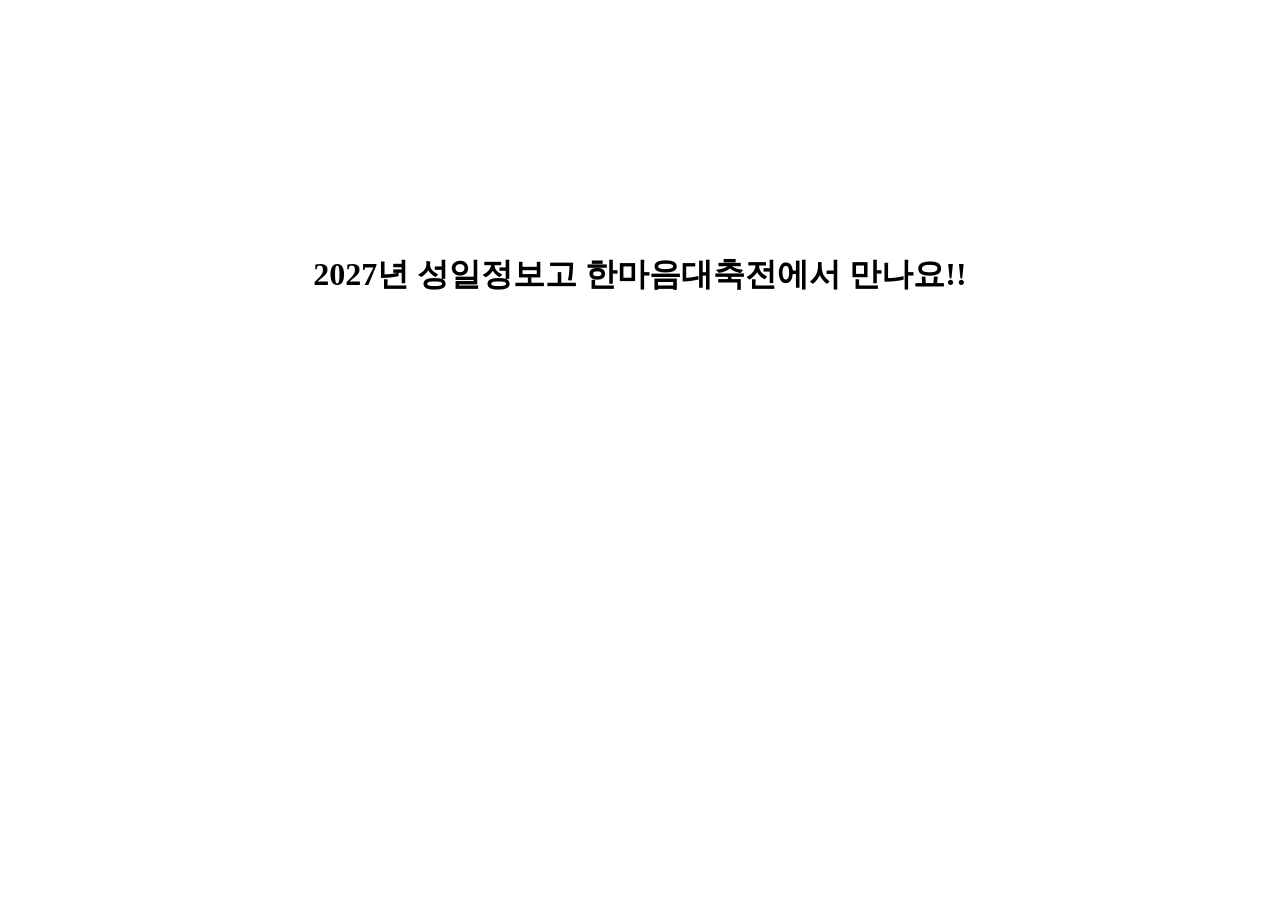
<file: festival/index.html>
<!DOCTYPE html>
<html lang="ko">
<head>
    <meta charset="UTF-8">
    <title>이벤트 종료 안내</title>
</head>
<body>
    <h1 style="text-align: center; margin-top: 20%;">2027년 성일정보고 한마음대축전에서 만나요!!</h1>
</body>
</html>
</file>
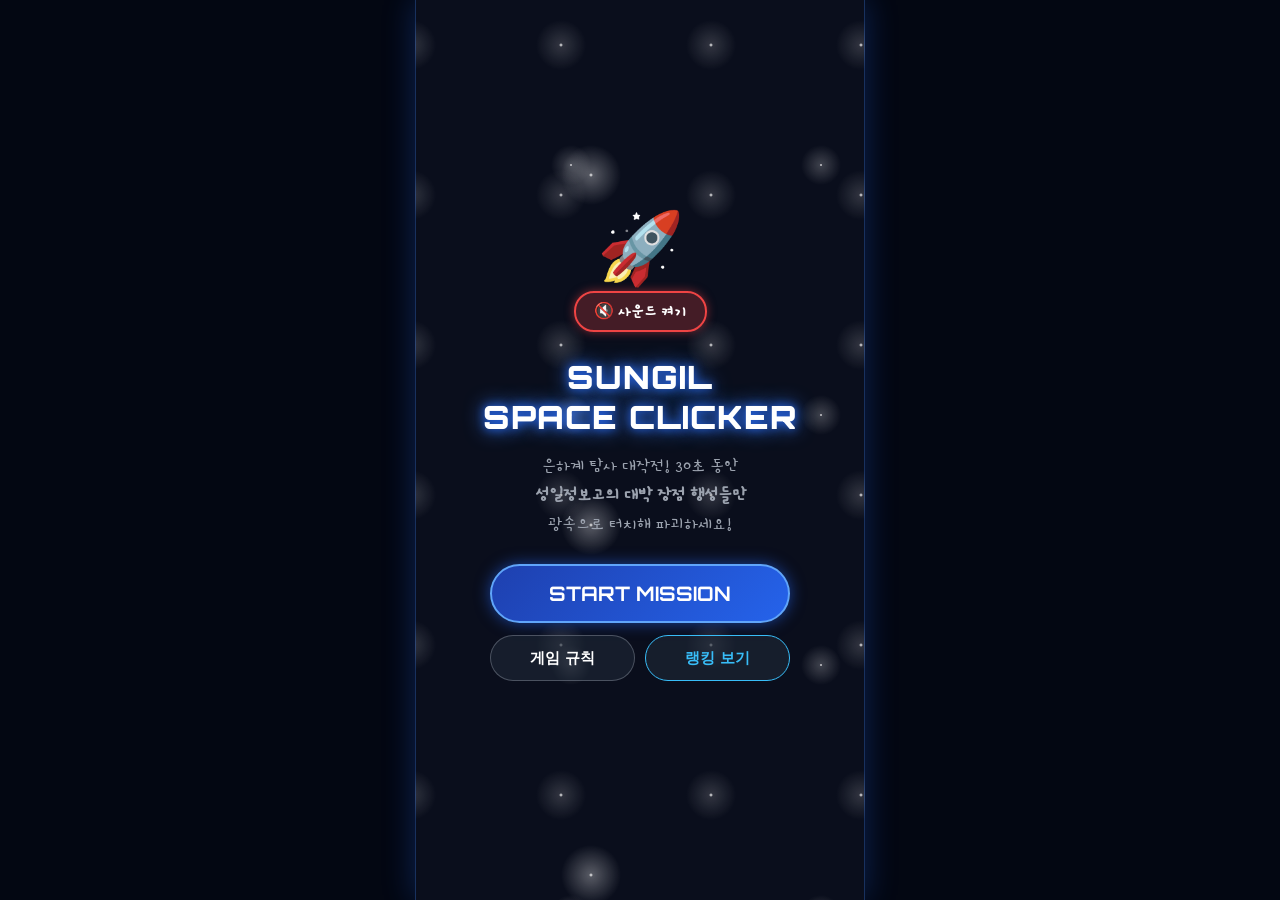
<file: games/speedClicker/index.html>
<!DOCTYPE html>
<html lang="ko">
<head>
    <meta charset="UTF-8">
    <meta name="viewport" content="width=device-width, initial-scale=1.0, maximum-scale=1.0, user-scalable=no">
    <title>Sungil Space Clicker</title>
    <link href="https://fonts.googleapis.com/css2?family=Gamja+Flower&family=Orbitron:wght@700;900&display=swap" rel="stylesheet">
    <style>
        /* 기본 네온 & 우주 스타일 리셋 */
        * { box-sizing: border-box; margin: 0; padding: 0; -webkit-user-select: none; user-select: none; }
        body { 
            font-family: 'Gamja Flower', 'Malgun Gothic', sans-serif; 
            background: #030712; 
            display: flex; justify-content: center; align-items: center; height: 100vh; overflow: hidden; 
        }
        
        #container { 
            width: 100%; max-width: 450px; height: 100%; 
            background: rgba(11, 15, 30, 0.95); 
            background-image: 
                radial-gradient(white, rgba(255,255,255,.3) 2px, transparent 30px),
                radial-gradient(white, rgba(255,255,255,.2) 1.5px, transparent 20px),
                radial-gradient(white, rgba(255,255,255,.15) 2px, transparent 25px);
            background-size: 350px 350px, 250px 250px, 150px 150px; 
            background-position: 0 0, 30px 40px, 70px 120px;
            animation: starMovement 60s linear infinite; 
            backdrop-filter: blur(10px);
            display: flex; flex-direction: column; position: relative; 
            border-left: 1px solid rgba(59, 130, 246, 0.3);
            border-right: 1px solid rgba(59, 130, 246, 0.3);
            box-shadow: 0 0 30px rgba(37, 99, 235, 0.3); 
        }

        @keyframes starMovement {
            from { background-position: 0 0, 30px 40px, 70px 120px; }
            to { background-position: 350px 350px, 280px 290px, 220px 420px; }
        }
        
        /* 화면 전환 애니메이션 */
        .screen { 
            display: none; width: 100%; height: 100%; 
            flex-direction: column; justify-content: center; align-items: center; 
            padding: 25px; text-align: center; 
            opacity: 0; transform: scale(0.96); transition: all 0.4s ease-out;
            -webkit-overflow-scrolling: touch; /* 모바일 터치 관성 스크롤 최적화 */
        }
        .screen.active { display: flex; opacity: 1; transform: scale(1); }

        h1 { 
            font-family: 'Orbitron', sans-serif; font-weight: 900;
            color: #fff; text-shadow: 0 0 10px #2563eb, 0 0 20px #3b82f6;
            margin-bottom: 15px; font-size: 32px; letter-spacing: 1px;
        }
        p { color: #9ca3af; margin-bottom: 25px; font-size: 18px; line-height: 1.6; }
        
        /* 사이버 펑크 네온 버튼 */
        .btn { 
            font-family: 'Orbitron', sans-serif;
            background: linear-gradient(135deg, #1e40af, #2563eb); 
            color: white; border: 2px solid #60a5fa; padding: 15px 30px; 
            font-size: 20px; font-weight: bold; border-radius: 30px; cursor: pointer; 
            width: 85%; max-width: 300px; box-shadow: 0 0 15px rgba(37, 99, 235, 0.6);
            transition: all 0.2s ease; animation: pulseGlow 2s infinite;
            margin-bottom: 12px;
        }
        .btn:active { transform: scale(0.95); box-shadow: 0 0 5px rgba(37, 99, 235, 0.9); }
        @keyframes pulseGlow {
            0% { box-shadow: 0 0 15px rgba(37, 99, 235, 0.5); }
            50% { box-shadow: 0 0 25px rgba(96, 165, 250, 0.8); border-color: #93c5fd; }
            100% { box-shadow: 0 0 15px rgba(37, 99, 235, 0.5); }
        }

        /* 규칙 버튼 보조 디자인 */
        .btn-secondary {
            background: rgba(31, 41, 55, 0.6) !important;
            border: 1px solid rgba(156, 163, 175, 0.4) !important;
            box-shadow: none !important;
            animation: none !important;
            font-size: 17px;
            padding: 12px 25px;
        }

        .intro-img { font-size: 70px; margin-bottom: 5px; animation: float 3s ease-in-out infinite; }
        @keyframes float {
            0% { transform: translateY(0px); }
            50% { transform: translateY(-12px); }
            100% { transform: translateY(0px); }
        }

        /* 사운드 토글 네온 뱃지 스타일 */
        .global-header { width: auto; display: flex; justify-content: center; align-items: center; z-index: 500; }
        .sound-toggle-btn { 
            font-family: 'Gamja Flower', sans-serif;
            background: rgba(239, 68, 68, 0.25); border: 2px solid #ef4444; 
            border-radius: 20px; padding: 8px 18px; font-size: 16px; font-weight: bold;
            cursor: pointer; color: white; display: flex; justify-content: center; align-items: center; gap: 5px;
            box-shadow: 0 0 10px rgba(239, 68, 68, 0.5); transition: all 0.2s;
        }
        .sound-toggle-btn.muted { background: rgba(239, 68, 68, 0.25); border-color: #ef4444; box-shadow: 0 0 10px rgba(239, 68, 68, 0.5); }
        .sound-toggle-btn:not(.muted) { background: rgba(16, 185, 129, 0.3); border-color: #10b981; box-shadow: 0 0 15px rgba(16, 185, 129, 0.6); }

        /* 규칙 모달 팝업 레이아웃 */
        .modal-overlay {
            display: none; position: absolute; top: 0; left: 0; width: 100%; height: 100%;
            background: rgba(3, 7, 18, 0.9); z-index: 1000; justify-content: center; align-items: center;
            opacity: 0; transition: opacity 0.3s ease; padding: 20px;
        }
        .modal-overlay.active { display: flex; opacity: 1; }
        .modal-content {
            background: #111827; border: 2px solid #3b82f6; border-radius: 20px;
            width: 100%; max-width: 380px; padding: 22px; color: #e5e7eb; text-align: left;
            box-shadow: 0 0 25px rgba(59, 130, 246, 0.4);
            transform: translateY(20px); transition: transform 0.3s ease;
        }
        .modal-overlay.active .modal-content { transform: translateY(0); }
        .modal-title { font-family: 'Orbitron', sans-serif; font-size: 22px; color: #60a5fa; margin-bottom: 15px; border-bottom: 1px solid #1f2937; padding-bottom: 8px; text-align: center; }
        .modal-scroll { max-height: 330px; overflow-y: auto; font-size: 15px; line-height: 1.7; padding-right: 4px; }
        .rule-sec { margin-bottom: 12px; }
        .rule-bold { color: #f59e0b; font-weight: bold; }
        .rule-green { color: #10b981; font-weight: bold; }
        .rule-red { color: #ef4444; font-weight: bold; }

        /* 카운트다운 오버레이 레이아웃 (몰입을 위해 암전도 상향) */
        #countdown-screen {
            display: none; position: absolute; top: 0; left: 0; width: 100%; height: 100%;
            background: rgba(3, 7, 18, 0.96); z-index: 900; justify-content: center; align-items: center;
        }
        #countdown-number {
            font-family: 'Orbitron', sans-serif; font-size: 90px; font-weight: 900;
            color: #ffffff; text-shadow: 0 0 20px #2563eb, 0 0 40px #3b82f6;
            animation: countZoom 1s ease-in-out infinite;
        }
        @keyframes countZoom {
            0% { transform: scale(0.4); opacity: 0; }
            50% { opacity: 1; }
            100% { transform: scale(1.3); opacity: 0; }
        }

        /* 게임화면 HUD 레이아웃 */
        #game-hud { width: 90vw; max-width: 380px; margin-bottom: 20px; text-align: left; margin-top: 40px; }
        .timer-container { width: 100%; height: 16px; background: rgba(31, 41, 55, 0.7); border-radius: 8px; overflow: hidden; position: relative; border: 1px solid rgba(156,163,175,0.3); }
        .timer-bar { width: 100%; height: 100%; background: linear-gradient(90deg, #06b6d4, #3b82f6); transition: width 0.1s linear; }
        .timer-urgent { animation: pulseUrgent 0.4s infinite alternate; background: linear-gradient(90deg, #ef4444, #f97316) !important; box-shadow: 0 0 15px #ef4444; }
        @keyframes pulseUrgent { 0% { opacity: 0.5; } 100% { opacity: 1; } }
        .timer-text { font-family: 'Orbitron', sans-serif; font-size: 14px; font-weight: bold; color: #9ca3af; text-align: right; margin-top: 5px; }

        .score-container { font-family: 'Orbitron', sans-serif; margin-top: 25px; font-size: 26px; font-weight: bold; color: #67e8f9; text-shadow: 0 0 10px rgba(6, 182, 212, 0.5); display: flex; align-items: center; justify-content: center; gap: 10px; }
        .score-num { font-size: 36px; color: #fff; text-shadow: 0 0 15px #06b6d4; display: inline-block; }
        .score-bounce { animation: bounce 0.2s ease-out; }
        @keyframes bounce { 0% { transform: scale(1); } 50% { transform: scale(1.3); color: #22c55e; } 100% { transform: scale(1); } }

        /* 3x3 격자 디자인 */
        .game-board-wrapper { position: relative; width: 90vw; height: 90vw; max-width: 380px; max-height: 380px; }
        .grid { display: grid; grid-template-columns: repeat(3, 1fr); grid-template-rows: repeat(3, 1fr); gap: 12px; width: 100%; height: 100%; }
        .hole { background: rgba(17, 24, 39, 0.8); border-radius: 18px; position: relative; overflow: hidden; border: 2px solid #1f2937; box-shadow: inset 0 0 15px rgba(0,0,0,0.6); display: flex; justify-content: center; align-items: center; }
        
        .mole { 
            position: absolute; width: 90%; height: 90%; 
            background: linear-gradient(135deg, #1f2937, #111827); 
            border-radius: 14px; display: flex; justify-content: center; align-items: center; 
            padding: 8px; font-size: 14px; font-weight: bold; color: #e5e7eb;
            border: 2px solid #4b5563; box-shadow: 0 4px 10px rgba(0,0,0,0.5); 
            transform: translateY(160%); transition: transform 0.12s cubic-bezier(0.175, 0.885, 0.32, 1.275); 
            cursor: pointer; text-align: center; word-break: keep-all; 
        }
        .hole.active .mole { transform: translateY(0); }
        .hole.active .mole.correct { border-color: #10b981; box-shadow: 0 0 15px rgba(16, 185, 129, 0.5); color: #a7f3d0; }
        .hole.active .mole.wrong { border-color: #f43f5e; box-shadow: 0 0 15px rgba(244, 63, 94, 0.5); color: #fecdd3; }

        .full-effect { position: absolute; top: 0; left: 0; width: 100%; height: 100%; display: flex; flex-direction: column; justify-content: center; align-items: center; pointer-events: none; z-index: 100; opacity: 0; }
        .full-effect .symbol { font-family: 'Orbitron', sans-serif; font-size: 180px; font-weight: 900; line-height: 1; }
        .full-effect .score-txt { font-family: 'Orbitron', sans-serif; font-size: 50px; font-weight: bold; margin-top: -15px; }

        .animate-correct { animation: popFadeOutCorrect 0.45s cubic-bezier(0.19, 1, 0.22, 1) forwards; }
        .animate-wrong { animation: popFadeOutWrong 0.45s cubic-bezier(0.19, 1, 0.22, 1) forwards; }

        @keyframes popFadeOutCorrect {
            0% { opacity: 0; transform: scale(0.5); color: rgba(16, 185, 129, 0.9); text-shadow: 0 0 20px #10b981; }
            25% { opacity: 1; transform: scale(1.05); color: rgba(255, 255, 255, 1); text-shadow: 0 0 30px #10b981; }
            100% { opacity: 0; transform: scale(1.35); color: rgba(16, 185, 129, 0); }
        }
        @keyframes popFadeOutWrong {
            0% { opacity: 0; transform: scale(0.5); color: rgba(244, 63, 94, 0.9); text-shadow: 0 0 20px #f43f5e; }
            25% { opacity: 1; transform: scale(1.05); color: rgba(255, 255, 255, 1); text-shadow: 0 0 30px #f43f5e; }
            100% { opacity: 0; transform: scale(1.35); color: rgba(244, 63, 94, 0); }
        }

        /* 결과창 통합 전역 스크롤 제어 */
        #screen-result {
            overflow-y: auto !important; 
            display: none; 
            height: 100%;
        }
        #screen-result.active { 
            display: flex; 
            flex-direction: column; 
            align-items: center;
        }
        .result-box { background: rgba(31, 41, 55, 0.5); border: 1px solid rgba(59, 130, 246, 0.2); padding: 18px; border-radius: 20px; width: 95%; margin-bottom: 15px; }
        .final-score { font-family: 'Orbitron', sans-serif; font-size: 40px; color: #38bdf8; text-shadow: 0 0 15px rgba(56, 189, 248, 0.6); font-weight: 900; margin-top: 5px; }
        
        .school-info-title { font-size: 15px; font-weight: bold; color: #34d399; margin: 15px 0 10px 0; text-align: left; padding-left: 5px; text-shadow: 0 0 8px rgba(52, 211, 153, 0.3); }
        
        /* 인프라 뱃지 모바일 스크롤 해제형 컨테이너 */
        .info-badge-container { 
            display: flex; 
            flex-wrap: wrap; 
            gap: 8px; 
            justify-content: center; 
            padding: 10px; 
            background: rgba(17, 24, 39, 0.6); 
            border-radius: 12px; 
            border: 1px solid rgba(156,163,175,0.2); 
            max-height: none !important; 
            overflow-y: visible !important; 
        }
        
        /* 💡 [누락 버그 수정] 뱃지가 화면에 정상 로출되도록 페이드인 키프레임 애니메이션 주입 */
        .info-badge { 
            background: rgba(16, 185, 129, 0.15); 
            color: #34d399; 
            border: 1px solid rgba(52, 211, 153, 0.4); 
            padding: 6px 12px; 
            font-size: 13px; 
            font-weight: bold; 
            border-radius: 20px; 
            box-shadow: 0 2px 8px rgba(0,0,0,0.2); 
            animation: fadeInUp 0.4s cubic-bezier(0.165, 0.84, 0.44, 1) forwards; 
            opacity: 0; 
        }
        
        @keyframes fadeInUp {
            0% { opacity: 0; transform: translateY(12px); }
            100% { opacity: 1; transform: translateY(0); }
        }
        
        /* 입력 폼 필드 스타일 */
        .form-group { width: 100%; text-align: left; margin-bottom: 10px; }
        .form-group label { display: block; font-size: 14px; font-weight: bold; margin-bottom: 5px; color: #9ca3af; }
        .form-group input { width: 100%; padding: 12px; background: rgba(17, 24, 39, 0.8); border: 1px solid #374151; color: white; border-radius: 10px; font-size: 15px; box-shadow: inset 0 2px 4px rgba(0,0,0,0.3); transition: all 0.2s; }
        .form-group input:focus { border-color: #3b82f6; box-shadow: 0 0 10px rgba(59, 130, 246, 0.5); outline: none; }
        
        .row-group { display: flex; gap: 10px; width: 100%; }
        .agree-box { display: flex; align-items: center; width: 95%; margin: 5px 0 15px 0; font-size: 13px; color: #9ca3af; text-align: left; }
        .agree-box input { margin-right: 8px; width: 18px; height: 18px; cursor: pointer; }

        .welcome-back-msg { background: rgba(37, 99, 235, 0.15); border: 1px dashed #3b82f6; color: #60a5fa; padding: 10px; border-radius: 10px; font-size: 13px; font-weight: bold; margin-bottom: 12px; width: 100%; text-align: center; display: none; }
        
        /* 🆕 랭킹 보드 전용 디자인 스타일 */
        #ranking-modal table th { font-weight: bold; letter-spacing: 0.5px; }
        .rank-tr { border-bottom: 1px solid rgba(55, 65, 81, 0.4); transition: background 0.2s; }
        .rank-tr:hover { background: rgba(56, 189, 248, 0.05); }
        .rank-td-num { font-family: 'Orbitron', sans-serif; font-weight: 900; font-size: 16px; text-align: center; padding: 12px 5px; }
        
        /* 1, 2, 3등 오락실 메달리스트 특별 네온 강조 컬러 */
        .rank-gold { color: #fbbf24; text-shadow: 0 0 10px rgba(251, 191, 36, 0.6); }
        .rank-silver { color: #e5e7eb; text-shadow: 0 0 10px rgba(229, 231, 235, 0.6); }
        .rank-bronze { color: #b45309; text-shadow: 0 0 10px rgba(180, 83, 9, 0.6); }
        
        .rank-td-school { max-width: 120px; overflow: hidden; text-overflow: ellipsis; white-space: nowrap; padding: 12px 5px; color: #9ca3af; }
        .rank-td-name { font-weight: bold; padding: 12px 5px; }
        .rank-td-score { font-family: 'Orbitron', sans-serif; font-weight: bold; color: #38bdf8; text-align: right; padding: 12px 5px; text-shadow: 0 0 8px rgba(56, 189, 248, 0.4); }

        ::-webkit-scrollbar { width: 6px; }
        ::-webkit-scrollbar-track { background: rgba(0,0,0,0.1); }
        ::-webkit-scrollbar-thumb { background: rgba(156, 163, 175, 0.3); border-radius: 3px; }
    </style>
</head>
<body>

<div id="container">

    <div id="countdown-screen">
        <div id="countdown-number">3</div>
    </div>

    <div id="rules-modal" class="modal-overlay" onclick="closeRules()">
        <div class="modal-content" onclick="event.stopPropagation()">
            <div class="modal-title">MISSION RULES</div>
            <div class="modal-scroll">
                <div class="rule-sec">🚀 <span class="rule-bold">탐사 목적:</span> 30초 동안 행성에 출현하는 장점 명대사들을 정밀 터치해 파괴하세요!</div>
                <div class="rule-sec">📈 <span class="rule-bold">실력 기반 레벨 시스템:</span></div>
                <div style="padding-left:10px; margin-bottom:8px; font-size: 14.5px;">
                    • <span class="rule-bold">LV.1 (0점~):</span> 성공 <span class="rule-green">+10</span> / 실패 <span class="rule-red">-5</span> (기본 속도)<br>
                    • <span class="rule-bold">LV.2 (100점~):</span> 성공 <span class="rule-green">+15</span> / 실패 <span class="rule-red">-10</span> (약간 가속)<br>
                    • <span class="rule-bold">LV.3 (200점~):</span> 성공 <span class="rule-green">+20</span> / 실패 <span class="rule-red">-20</span> (중속 질주)<br>
                    • <span class="rule-bold">LV.4 (300점~):</span> 성공 <span class="rule-green">+40</span> / 실패 <span class="rule-red">-25</span> (고속 탐사)<br>
                    • <span class="rule-bold">BONUS (400점~):</span> 성공 <span class="rule-green">+50</span> / 실패 <span class="rule-green">0</span> (감점 없는 폭주 모드)
                </div>
                <div class="rule-sec">⏱️ <span class="rule-green">타임 익스텐션 기믹:</span> 100점 단위 돌파 시마다 <span class="rule-bold">제한 시간이 5초씩 증가</span>합니다!</div>
                <div class="rule-sec">⚠️ <span class="rule-red">오클릭 패널티:</span> 빈 구멍 헛손질 타격 시 전 구간 <span class="rule-red">-1점</span> 감점 및 하위 레벨 복귀(Rollback)가 적용됩니다.</div>
            </div>
            <button class="btn btn-secondary" style="width:100%; margin-top:15px; margin-bottom:0;" onclick="closeRules()">확인 완료</button>
        </div>
    </div>

    <div id="ranking-modal" class="modal-overlay" onclick="closeRanking()">
        <div class="modal-content" onclick="event.stopPropagation()" style="border-color: #38bdf8; box-shadow: 0 0 25px rgba(56, 189, 248, 0.4); max-width: 400px;">
            <div class="modal-title" style="color: #38bdf8; text-shadow: 0 0 15px #38bdf8;">TOP 10 RANKERS</div>
            
            <div id="ranking-loading" style="text-align: center; color: #9ca3af; padding: 30px 0; font-size: 16px;">
                🛰️ 은하계 서버 연결 중...
            </div>
            
            <div id="ranking-list-wrapper" class="modal-scroll" style="max-height: 350px; display: none;">
                <table style="width: 100%; border-collapse: collapse; font-size: 15px; text-align: left; color: #e5e7eb;">
                    <thead>
                        <tr style="border-bottom: 2px solid #1f2937; color: #9ca3af; font-family: 'Orbitron', sans-serif; font-size: 13px;">
                            <th style="padding: 8px 5px;">RANK</th>
                            <th style="padding: 8px 5px;">MIDDLE SCHOOL</th>
                            <th style="padding: 8px 5px;">NAME</th>
                            <th style="padding: 8px 5px; text-align: right;">SCORE</th>
                        </tr>
                    </thead>
                    <tbody id="ranking-tbody">
                        </tbody>
                </table>
            </div>
            <button class="btn btn-secondary" style="width:100%; margin-top:20px; margin-bottom:0;" onclick="closeRanking()">복귀하기</button>
        </div>
    </div>

    <div id="screen-start" class="screen active">
        <div class="intro-img">🚀</div>
        
        <div class="global-header" id="global-header" style="position: relative; margin-top: -10px; margin-bottom: 25px; padding: 0;">
            <button id="sound-btn" class="sound-toggle-btn muted" onclick="toggleSound()">🔇 사운드 켜기</button>
        </div>

        <h1>SUNGIL<br>SPACE CLICKER</h1>
        <p>은하계 탐사 대작전! 30초 동안<br><strong>성일정보고의 대박 장점 행성들만</strong><br>광속으로 터치해 파괴하세요!</p>
        
        <button class="btn" onclick="startCountdown()">START MISSION</button>
        <div style="display: flex; gap: 10px; width: 85%; max-width: 300px; justify-content: center;">
            <button class="btn btn-secondary" onclick="openRules()" style="flex: 1; padding: 12px 10px; font-size: 15px;">게임 규칙</button>
            <button class="btn btn-secondary" onclick="openRanking()" style="flex: 1; padding: 12px 10px; font-size: 15px; border-color: #38bdf8 !important; color: #38bdf8;">랭킹 보기</button>
        </div>
    </div>

    <div id="screen-game" class="screen">
        <div id="game-hud">
            <div class="timer-container">
                <div id="timer-bar" class="timer-bar"></div>
            </div>
            <div id="timer-text" class="timer-text">TIME: 30.0s</div>
        </div>
        
        <div class="game-board-wrapper">
            <div class="grid" onclick="clickEmptyBoard()">
                <div class="hole" id="h0"><div class="mole" onclick="clickMole(0)"></div></div>
                <div class="hole" id="h1"><div class="mole" onclick="clickMole(1)"></div></div>
                <div class="hole" id="h2"><div class="mole" onclick="clickMole(2)"></div></div>
                <div class="hole" id="h3"><div class="mole" onclick="clickMole(3)"></div></div>
                <div class="hole" id="h4"><div class="mole" onclick="clickMole(4)"></div></div>
                <div class="hole" id="h5"><div class="mole" onclick="clickMole(5)"></div></div>
                <div class="hole" id="h6"><div class="mole" onclick="clickMole(6)"></div></div>
                <div class="hole" id="h7"><div class="mole" onclick="clickMole(7)"></div></div>
                <div class="hole" id="h8"><div class="mole" onclick="clickMole(8)"></div></div>
            </div>
            
            <div id="full-screen-effect" class="full-effect">
                <div id="effect-symbol" class="symbol">O</div>
                <div id="effect-score" class="score-txt">+10</div>
            </div>
        </div>

        <div class="score-container">
            <span>SCORE:</span>
            <span id="score-num" class="score-num">0</span>
        </div>
    </div>

    <div id="screen-result" class="screen" style="justify-content: flex-start; overflow-y: auto; padding-top: 40px; padding-bottom: 50px;">
        <h1>MISSION CLEAR</h1>
        
        <div class="result-box">
            <p style="margin-bottom: 5px;">최종 탐사 스코어</p>
            <div class="final-score" id="result-score">0점</div>
            <div class="school-info-title">🛸 데이터 전송 완료된 성일정보고 인프라 목록</div>
            <div id="school-info-list" class="info-badge-container"></div>
        </div>
        
        <div id="welcome-badge" class="welcome-back-msg">인프라 포트 재연결 완료! 자동 매칭되었습니다. 🔄</div>

        <div style="width: 95%; margin-bottom: 12px;">
            <div class="form-group">
                <label for="student-middle-school">출신 중학교명</label>
                <input type="text" id="student-middle-school" placeholder="예) 성일중학교">
            </div>

            <div class="row-group">
                <div class="form-group">
                    <label for="student-grade">학년</label>
                    <input type="number" id="student-grade" placeholder="3" pattern="[0-9]*" inputmode="numeric">
                </div>
                <div class="form-group">
                    <label for="student-class">반</label>
                    <input type="number" id="student-class" placeholder="5" pattern="[0-9]*" inputmode="numeric">
                </div>
            </div>

            <div class="form-group">
                <label for="student-name">대원 이름</label>
                <input type="text" id="student-name" placeholder="성명을 입력하세요">
            </div>

            <div class="form-group">
                <label for="student-phone">휴대폰 통신 번호</label>
                <input type="tel" id="student-phone" placeholder="하이픈 없이 입력 (01012345678)" inputmode="tel">
            </div>
        </div>
        
        <div class="agree-box">
            <input type="checkbox" id="privacy-agree">
            <label for="privacy-agree">우주 연전 데이터 전송 및 개인정보 수집에 동의합니다.</label>
        </div>

        <button class="btn" id="submit-btn" onclick="submitRanking()">RANKING REGISTRY</button>
        
        <a href="#" onclick="resetToMainMenu(); return false;" style="display: inline-block; margin-top: 15px; color: #9ca3af; font-size: 15px; text-decoration: underline; cursor: pointer; min-height: 30px;">등록 없이 처음 화면으로 돌아가기</a>
    </div>

</div>

<script>
    // 구글 스프레드시트 배포 주소 연동 완료
    const GAS_WEB_APP_URL = "https://script.google.com/macros/s/AKfycbxBL8__j1uSxT9wy1SISIrMUmhbjlFk1jr8F3iB8CkltvIBGmfJB9Z25U3o5FeLsJLOyw/exec";

    // 🎯 [학과 데이터 리뉴얼] 성일정보고 실제 학과(정답) vs 타교/더미 학과(오답)
    const moleData = {
        correct: [
            "성일정보고", "뷰티디자인과", "부사관과", "글로벌경영과", 
            "회계정보과", "창업마케팅과", "AI게임콘텐츠과", "소프트웨어개발과"
        ],
        wrong: [
            "노후화네트워크과", "우주항공학과", "기계자동차과", "호텔조리과", 
            "웹툰애니메이션과", "스마트팩토리과", "미디어콘텐츠과", "시각디자인과",
            "컴퓨터보안과", "패션디자인과", "항공서비스과", "실용음악과"
        ]
    };

    let score = 0;
    let timeLeft = 30.0;
    let gameInterval;
    let moleTimeout; 
    let activeMoleIndex = -1;
    let currentMoleType = null; 
    let isSubmitting = false;
    
    let currentLevel = 1; 
    let currentSpeed = 1000; 
    let isSoundEnabled = false;
    let lastTriggeredMilestone = 0; // 100점 마일스톤 무한 치트 방지용 변수

    // 로컬 커스텀 오디오 파일 로드 바인딩
    const audioBGM = new Audio('bgm.mp3');
    audioBGM.loop = true;
    audioBGM.volume = 0.5;
    audioBGM.preload = 'auto';

    const audioSuccess = new Audio('success.mp3'); 
    audioSuccess.volume = 0.1;
    audioSuccess.preload = 'auto';

    const audioFail = new Audio('fail.mp3');       
    audioFail.volume = 0.2;
    audioFail.preload = 'auto';

    [audioBGM, audioSuccess, audioFail].forEach(audio => { audio.load(); });

    function openRules() { document.getElementById('rules-modal').classList.add('active'); }
    function closeRules() { document.getElementById('rules-modal').classList.remove('active'); }

    // 🆕 [랭킹 시스템 추가] 모달 제어 함수
    function openRanking() { 
        document.getElementById('ranking-modal').classList.add('active');
        fetchLiveRanking(); // 팝업이 열릴 때 실시간으로 구글 서버 데이터 트래킹 시작
    }
    function closeRanking() { document.getElementById('ranking-modal').classList.remove('active'); }

    // 🆕 구글 웹 앱 서버로부터 전체 데이터를 받아와 상위 10명을 소팅하는 실시간 연동 펑션
    function fetchLiveRanking() {
        const loadingDiv = document.getElementById('ranking-loading');
        const wrapperDiv = document.getElementById('ranking-list-wrapper');
        const tbody = document.getElementById('ranking-tbody');
        
        loadingDiv.style.display = 'block';
        loadingDiv.innerText = "🛰️ 은하계 서버 연결 중...";
        wrapperDiv.style.display = 'none';
        tbody.innerHTML = "";

        // 본 시스템은 GAS의 doGet(e) 메소드를 통해 최신 DB를 JSON 포맷으로 리턴받습니다.
        fetch(GAS_WEB_APP_URL, { method: "GET" })
        .then(response => response.json())
        .then(data => {
            if (!data || data.length === 0) {
                loadingDiv.innerText = "☄️ 아직 등록된 탐사 대원이 없습니다!";
                return;
            }

            // 🎯 [오락실 동점자 처리 엔진 결합 소팅]
            // 1순위: 스코어 내림차순(점수 높은 순), 2순위: 등록시간 오름차순(동점일 땐 먼저 전송한 선착순)
            data.sort((a, b) => {
                if (Number(b.score) !== Number(a.score)) {
                    return Number(b.score) - Number(a.score);
                }
                return new Date(a.timestamp) - new Date(b.timestamp);
            });

            // 상위 딱 10명만 슬라이싱 커트라인 적용
            const top10 = data.slice(0, 10);

            // 받아온 로우 데이터를 테이블용 HTML 컴포넌트로 빌드
            top10.forEach((item, index) => {
                const rankNum = index + 1;
                let rankClass = "";
                
                // 1,2,3위 메달 전용 폰트 스타일 부여 스타일링
                if (rankNum === 1) rankClass = "rank-gold";
                else if (rankNum === 2) rankClass = "rank-silver";
                else if (rankNum === 3) rankClass = "rank-bronze";

                const tr = document.createElement('tr');
                tr.className = "rank-tr";
                tr.innerHTML = `
                    <td class="rank-td-num ${rankClass}">${rankNum}</td>
                    <td class="rank-td-school" title="${item.middleSchool}">${item.middleSchool}</td>
                    <td class="rank-td-name">${item.name}</td>
                    <td class="rank-td-score">${Number(item.score).toLocaleString()}점</td>
                `;
                tbody.appendChild(tr);
            });

            loadingDiv.style.display = 'none';
            wrapperDiv.style.display = 'block';
        })
        .catch(err => {
            console.error(err);
            loadingDiv.innerText = "💥 주파수 통신 에러! (구글 스크립트 doGet 함수 상태를 점검하세요)";
        });
    }

    // 3초 카운트다운 및 모바일 사운드 잠금장치 해제 트랙
    function startCountdown() {
        if (isSoundEnabled) {
            audioSuccess.play().then(() => { audioSuccess.pause(); audioSuccess.currentTime = 0; });
        }

        const countScreen = document.getElementById('countdown-screen');
        const countNumber = document.getElementById('countdown-number');
        countScreen.style.display = 'flex';
        
        let count = 3; // 3초로 컴팩트하게 변환 고정
        countNumber.innerText = count;

        let countdownInterval = setInterval(() => {
            count--;
            if (count > 0) {
                countNumber.innerText = count;
                if (isSoundEnabled) { audioFail.play().then(() => { audioFail.pause(); }); }
            } else if (count === 0) {
                countNumber.innerText = "START!";
                countNumber.style.color = "#10b981"; 
                countNumber.style.textShadow = "0 0 20px #10b981, 0 0 40px #059669";
                if (isSoundEnabled) { audioSuccess.play().catch(e=>{}); }
            } else {
                clearInterval(countdownInterval);
                countScreen.style.display = 'none';
                countNumber.style.color = ""; 
                countNumber.style.textShadow = "";
                startGame(); 
            }
        }, 1000);
    }

    function toggleSound() {
        const soundBtn = document.getElementById('sound-btn');
        isSoundEnabled = !isSoundEnabled;

        if (isSoundEnabled) {
            soundBtn.innerText = "🔊 사운드 끄기";
            soundBtn.classList.remove('muted');
            
            audioSuccess.play().then(() => { audioSuccess.pause(); audioSuccess.currentTime = 0; });
            audioFail.play().then(() => { audioFail.pause(); audioFail.currentTime = 0; });
            audioBGM.play().then(() => { audioBGM.pause(); audioBGM.currentTime = 0; });
        } else {
            soundBtn.innerText = "🔇 사운드 켜기";
            soundBtn.classList.add('muted');
            audioBGM.pause();
        }
    }

    function showScreen(screenId) {
        document.querySelectorAll('.screen').forEach(s => s.classList.remove('active'));
        document.getElementById(screenId).classList.add('active');
    }

    function startGame() {
        score = 0;
        timeLeft = 30.0;
        currentLevel = 1;   
        currentSpeed = 1000; 
        isSubmitting = false;
        lastTriggeredMilestone = 0; // 마일스톤 재설정 초기화
        
        document.getElementById('score-num').innerText = score;
        updateTimerUI();
        
        document.getElementById('global-header').style.display = 'none';

        if (isSoundEnabled) {
            audioBGM.currentTime = 0;
            audioBGM.play().catch(e => console.log(e));
        }

        showScreen('screen-game');

        gameInterval = setInterval(() => {
            timeLeft -= 0.1;
            if (timeLeft <= 0) {
                timeLeft = 0;
                updateTimerUI();
                endGame();
                return;
            }
            updateTimerUI();
        }, 100);

        popMoleLoop();
    }

    // 완화된 속도 기획 및 100점 마일스톤당 시간 연장 로직 수식 엔진
    function checkLevelSystem() {
        let currentMilestone = Math.floor(score / 100) * 100;
        if (currentMilestone > 0 && currentMilestone > lastTriggeredMilestone) {
            lastTriggeredMilestone = currentMilestone; 
            timeLeft += 5.0; 
            triggerSpeedUpEffect(`${currentMilestone} POINTS`, "TIME BONUS +5s!");
        }

        if (score < 100) {
            currentLevel = 1;
            currentSpeed = 1000;
        }
        else if (score >= 100 && score < 200) {
            if (currentLevel !== 2) {
                currentLevel = 2;
                currentSpeed = 750; 
                triggerSpeedUpEffect("LEVEL 2", "SPEED UP!");
            }
        } 
        else if (score >= 200 && score < 300) {
            if (currentLevel !== 3) {
                currentLevel = 3;
                currentSpeed = 620; 
                triggerSpeedUpEffect("LEVEL 3", "SPEED UP!");
            }
        }
        else if (score >= 300 && score < 400) {
            if (currentLevel !== 4) {
                currentLevel = 4;
                currentSpeed = 500; 
                triggerSpeedUpEffect("LEVEL 4", "SPEED UP!");
            }
        }
        else if (score >= 400) {
            if (currentLevel !== 5) {
                currentLevel = 5;
                currentSpeed = 380; 
                triggerSpeedUpEffect("BONUS MODE", "GOD SPEED!!!");
            }
        }
    }

    function triggerSpeedUpEffect(titleText, subText) {
        const effectLayer = document.getElementById('full-screen-effect');
        const effectSymbol = document.getElementById('effect-symbol');
        const effectScore = document.getElementById('effect-score');

        effectLayer.classList.remove('animate-correct', 'animate-wrong');
        void effectLayer.offsetWidth; 

        effectSymbol.innerText = titleText;
        effectSymbol.style.fontSize = "45px"; 
        effectSymbol.style.color = "#f59e0b"; 
        effectSymbol.style.textShadow = "0 0 20px #f59e0b, 0 0 40px #d97706";

        effectScore.innerText = subText;
        effectScore.style.color = "#fff";
        effectScore.style.fontSize = "32px";
        effectScore.style.textShadow = "0 0 15px #f43f5e"; 

        effectLayer.classList.add('animate-correct');

        setTimeout(() => {
            effectSymbol.style.fontSize = "";
            effectSymbol.style.color = "";
            effectSymbol.style.textShadow = "";
            effectScore.style.color = "";
            effectScore.style.fontSize = "";
            effectScore.style.textShadow = "";
        }, 500);
    }

    function updateTimerUI() {
        const percentage = (timeLeft / 35) * 100; 
        const barElement = document.getElementById('timer-bar');
        
        barElement.style.width = `${Math.min(100, percentage)}%`;
        
        let lvText = `LV.${currentLevel}`;
        if (currentLevel === 5) lvText = "BONUS";
        document.getElementById('timer-text').innerText = `${lvText} | TIME: ${timeLeft.toFixed(1)}s`;
        
        if (timeLeft <= 10.0) {
            barElement.classList.add('timer-urgent');
        } else {
            barElement.classList.remove('timer-urgent');
        }
    }

    function popMoleLoop() {
        if (timeLeft <= 0) return;

        if (activeMoleIndex !== -1) {
            document.getElementById(`h${activeMoleIndex}`).classList.remove('active');
        }

        activeMoleIndex = Math.floor(Math.random() * 9);
        currentMoleType = Math.random() > 0.2 ? 'correct' : 'wrong';
        
        const list = moleData[currentMoleType];
        const text = list[Math.floor(Math.random() * list.length)];

        const holeElement = document.getElementById(`h${activeMoleIndex}`);
        const moleElement = holeElement.querySelector('.mole');
        
        moleElement.innerText = text;
        moleElement.className = `mole ${currentMoleType}`;
        holeElement.classList.add('active');

        moleTimeout = setTimeout(popMoleLoop, currentSpeed);
    }

    function clickMole(index) {
        const event = window.event || arguments.callee.caller.arguments[0];
        if (event) event.stopPropagation(); 

        const holeElement = document.getElementById(`h${index}`);
        if (index !== activeMoleIndex || !holeElement.classList.contains('active')) return;

        holeElement.classList.remove('active');
        
        const effectLayer = document.getElementById('full-screen-effect');
        const effectSymbol = document.getElementById('effect-symbol');
        const effectScore = document.getElementById('effect-score');
        const scoreNumElement = document.getElementById('score-num');

        effectLayer.classList.remove('animate-correct', 'animate-wrong');
        void effectLayer.offsetWidth; 

        let calculatedPlus = 0;
        let calculatedMinus = 0;

        if (currentLevel === 1) {
            calculatedPlus = 10;
            calculatedMinus = 5;
        } else if (currentLevel === 2) {
            calculatedPlus = 15;
            calculatedMinus = 10;
        } else if (currentLevel === 3) {
            calculatedPlus = 20;
            calculatedMinus = 20; 
        } else if (currentLevel === 4) {
            calculatedPlus = 40;
            calculatedMinus = 25;
        } else if (currentLevel === 5) {
            calculatedPlus = 50;
            calculatedMinus = 0; 
        }

        if (currentMoleType === 'correct') {
            score += calculatedPlus;
            effectSymbol.innerText = "O";
            effectScore.innerText = `+${calculatedPlus}`;
            effectLayer.classList.add('animate-correct');
            
            if (isSoundEnabled) {
                audioSuccess.currentTime = 0;
                audioSuccess.play().catch(e => {});
            }
        } else {
            score = Math.max(0, score - calculatedMinus);
            effectSymbol.innerText = "X";
            effectScore.innerText = calculatedMinus === 0 ? "MISS" : `-${calculatedMinus}`;
            effectLayer.classList.add('animate-wrong');
            
            if (isSoundEnabled) {
                audioFail.currentTime = 0;
                audioFail.play().catch(e => {});
                setTimeout(() => { audioFail.pause(); audioFail.currentTime = 0; }, 250); 
            }
        }

        scoreNumElement.innerText = score;
        checkLevelSystem(); 

        scoreNumElement.classList.add('score-bounce');
        setTimeout(() => { scoreNumElement.classList.remove('score-bounce'); }, 200);
    }

    function clickEmptyBoard() {
        if (timeLeft <= 0 || document.getElementById('screen-game').classList.contains('active') === false) return;

        score = Math.max(0, score - 1); 
        const scoreNumElement = document.getElementById('score-num');
        scoreNumElement.innerText = score;

        scoreNumElement.style.color = "#ef4444";
        setTimeout(() => { scoreNumElement.style.color = ""; }, 150);

        checkLevelSystem();

        if (isSoundEnabled) {
            audioFail.currentTime = 0;
            audioFail.play().catch(e => {});
            setTimeout(() => { audioFail.pause(); audioFail.currentTime = 0; }, 120); 
        }
    }

    function endGame() {
        clearInterval(gameInterval);
        clearTimeout(moleTimeout);
        audioBGM.pause(); 

        if (activeMoleIndex !== -1) {
            document.getElementById(`h${activeMoleIndex}`).classList.remove('active');
        }

        document.getElementById('result-score').innerText = `${score}점`;
        
        const infoListContainer = document.getElementById('school-info-list');
        infoListContainer.innerHTML = ""; 
        moleData.correct.forEach((text, index) => {
            const badge = document.createElement('div');
            badge.className = 'info-badge';
            badge.innerText = text;
            badge.style.animationDelay = `${index * 0.05}s`; 
            infoListContainer.appendChild(badge);
        });

        const savedInfo = localStorage.getItem('sungil_student_info');
        const welcomeBadge = document.getElementById('welcome-badge');
        
        if (savedInfo) {
            const info = JSON.parse(savedInfo);
            document.getElementById('student-middle-school').value = info.middleSchool || "";
            document.getElementById('student-grade').value = info.grade || "";
            document.getElementById('student-class').value = info.classNum || "";
            document.getElementById('student-name').value = info.name || "";
            document.getElementById('student-phone').value = info.phone || "";
            document.getElementById('privacy-agree').checked = true; 
            welcomeBadge.style.display = "block"; 
        } else {
            welcomeBadge.style.display = "none";
        }

        showScreen('screen-result');
    }

    function submitRanking() {
        if (isSubmitting) return;

        const middleSchool = document.getElementById('student-middle-school').value.trim();
        const grade = document.getElementById('student-grade').value.trim();
        const classNum = document.getElementById('student-class').value.trim();
        const name = document.getElementById('student-name').value.trim();
        let phone = document.getElementById('student-phone').value.trim();
        const agree = document.getElementById('privacy-agree').checked;

        if (!middleSchool || !grade || !classNum || !name || !phone) {
            alert("모든 제어 시스템 항목을 빈칸 없이 입력 완료해 주세요.");
            return;
        }
        if (!agree) {
            alert("랭킹 등록 및 개인정보 전송 승인에 체크해 주세요.");
            return;
        }

        phone = phone.replace(/[^0-9]/g, '');
        if (phone.startsWith('10') && phone.length === 10) {
            phone = '0' + phone;
        }
        if (phone.length === 11) {
            phone = phone.replace(/(\d{3})(\d{4})(\d{4})/, '$1-$2-$3');
        } else if (phone.length === 10) {
            phone = phone.replace(/(\d{3})(\d{3})(\d{4})/, '$1-$2-$3');
        } else {
            alert("휴대폰 양식이 올바르지 않습니다. 다시 검토하세요.");
            return;
        }

        isSubmitting = true;
        const submitBtn = document.getElementById('submit-btn');
        submitBtn.innerText = "DATA TRANSMITTING...";
        submitBtn.style.background = "#4b5563";

        const payload = {
            middleSchool: middleSchool,
            grade: grade,
            classNum: classNum,
            name: name,
            phone: phone,
            score: score
        };

        fetch(GAS_WEB_APP_URL, {
            method: "POST",
            mode: "no-cors", 
            headers: { "Content-Type": "text/plain" }, 
            body: JSON.stringify(payload)
        })
        .then(() => {
            localStorage.setItem('sungil_student_info', JSON.stringify(payload));
            alert("성공적으로 서버 메인 데이터베이스에 기록되었습니다! 🛰️");
            location.reload(); 
        })
        .catch(err => {
            console.error(err);
            alert("데이터 전송 주파수 에러 발생. 담당 교사에게 보고하세요.");
            isSubmitting = false;
            submitBtn.innerText = "RANKING REGISTRY";
            submitBtn.style.background = "#2563eb";
        });
    }

    function resetToMainMenu() {
        clearInterval(gameInterval);
        clearTimeout(moleTimeout);
        audioBGM.pause();
        audioBGM.currentTime = 0;
        document.getElementById('global-header').style.display = 'flex';
        location.reload();
    }
</script>
</body>
</html>
</file>
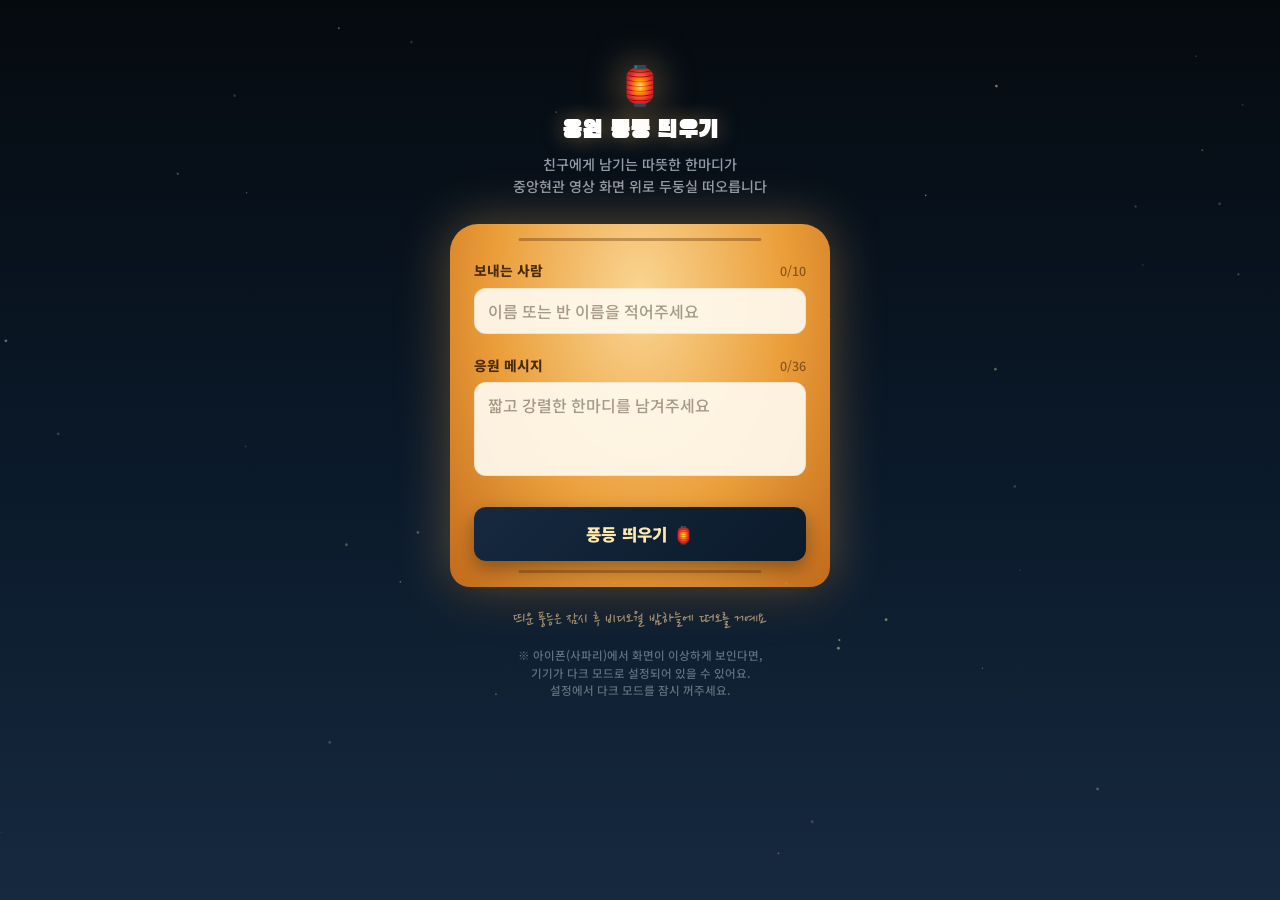
<file: board/message.html>
<!DOCTYPE html>
<html lang="ko">
<head>
<meta charset="UTF-8" />
<meta name="viewport" content="width=device-width, initial-scale=1.0, maximum-scale=1.0" />
<meta name="color-scheme" content="light only" />
<title>응원 풍등 띄우기</title>
<link rel="preconnect" href="https://fonts.googleapis.com" />
<link href="https://fonts.googleapis.com/css2?family=Black+Han+Sans&family=Nanum+Pen+Script&family=Noto+Sans+KR:wght@400;500;700;900&display=swap" rel="stylesheet">
<style>
  * { margin:0; padding:0; box-sizing:border-box; }
  /* 아이폰 사파리 등에서 기기가 다크 모드일 때 입력창/버튼 색이 멋대로
     바뀌지 않도록, 이 페이지는 항상 라이트 모드로 그려지게 고정합니다. */
  :root { color-scheme: light only; }
  html, body {
    width:100%; min-height:100%;
    background:#050a0f;
    color:#fff;
    font-family:'Noto Sans KR', sans-serif;
  }

  body {
    position:relative;
    display:flex; flex-direction:column; align-items:center;
    min-height:100vh;
    padding: 6vh 20px 4vh;
    background: linear-gradient(to bottom, #050a0f 0%, #0b1a2b 55%, #16293f 100%);
    overflow-x:hidden;
  }

  canvas#stars { position:fixed; inset:0; width:100%; height:100%; pointer-events:none; z-index:0; }

  .page-title {
    position:relative; z-index:1;
    text-align:center;
    margin-bottom: 3vh;
  }
  .page-title .emoji { font-size:2.4rem; filter: drop-shadow(0 0 1.2rem rgba(255,190,110,0.55)); }
  .page-title h1 {
    margin-top:0.4rem;
    font-family:'Black Han Sans', sans-serif;
    font-size:1.5rem;
    color:#fff;
    text-shadow: 0 0 1.4rem rgba(255,200,120,0.4);
    letter-spacing:0.01em;
  }
  .page-title p {
    margin-top:0.5rem;
    font-family:'Noto Sans KR', sans-serif;
    font-weight:500;
    font-size:0.88rem;
    color: rgba(220,230,245,0.65);
    line-height:1.5;
  }

  /* ---------------- 풍등 모양 카드 ---------------- */
  .lantern-card {
    position:relative; z-index:1;
    width:100%; max-width:380px;
    background: radial-gradient(ellipse at 50% 20%, rgba(255,218,150,0.98), rgba(255,170,60,0.92) 55%, rgba(214,116,26,0.9) 100%);
    border-radius: 28px 28px 20px 20px;
    box-shadow: 0 0 3.2rem rgba(255,190,110,0.35), 0 1rem 2.4rem rgba(0,0,0,0.35);
    padding: 1.9rem 1.5rem 1.6rem;
  }
  .lantern-card::before, .lantern-card::after {
    content:"";
    position:absolute; left:50%; transform:translateX(-50%);
    width:64%; height:3px;
    background: rgba(90,40,10,0.35);
    border-radius:999px;
  }
  .lantern-card::before { top: 14px; }
  .lantern-card::after  { bottom: 14px; }

  .field { margin-top:1.3rem; }
  .field:first-of-type { margin-top: 0.4rem; }

  .field label {
    display:flex; align-items:baseline; justify-content:space-between;
    font-family:'Noto Sans KR', sans-serif;
    font-weight:800;
    font-size:0.86rem;
    color:#4a2a08;
    margin-bottom:0.45rem;
  }
  .field label .counter {
    font-weight:500;
    font-size:0.78rem;
    color: rgba(74,42,8,0.6);
  }
  .field label .counter span.over {
    color:#c62828;
    font-weight:800;
  }

  .field input,
  .field textarea {
    width:100%;
    border:none;
    border-radius:12px;
    background: rgba(255,250,238,0.92);
    font-family:'Noto Sans KR', sans-serif;
    font-weight:500;
    font-size:1rem;
    line-height:1.5;
    color:#2c2008;
    padding: 0.7rem 0.85rem;
    outline:none;
    box-shadow: inset 0 0 0 1px rgba(90,40,10,0.08);
  }
  .field input::placeholder,
  .field textarea::placeholder {
    color: rgba(60,45,20,0.45);
  }
  .field input:focus,
  .field textarea:focus {
    box-shadow: inset 0 0 0 2px rgba(90,40,10,0.35);
  }
  .field textarea {
    resize:none;
    min-height:5.2rem;
  }

  .send-btn {
    margin-top:1.6rem;
    width:100%;
    padding: 0.95rem;
    border:none;
    border-radius:12px;
    background: linear-gradient(135deg, #16293f, #0b1a2b);
    color:#ffe9ac;
    font-family:'Noto Sans KR', sans-serif;
    font-weight:900;
    font-size:1.05rem;
    letter-spacing:0.02em;
    box-shadow: 0 0.5rem 1.2rem rgba(0,0,0,0.35);
    cursor:pointer;
    transition: transform 0.15s ease, opacity 0.2s ease;
  }
  .send-btn:active { transform: scale(0.98); }
  .send-btn:disabled { opacity:0.6; cursor:default; }

  .hint {
    position:relative; z-index:1;
    margin-top:1.4rem;
    text-align:center;
    font-family:'Nanum Pen Script', cursive;
    font-size:1.1rem;
    color: rgba(255,214,150,0.6);
    max-width:320px;
  }

  .notice {
    position:relative; z-index:1;
    margin-top:1rem;
    text-align:center;
    font-family:'Noto Sans KR', sans-serif;
    font-weight:500;
    font-size:0.72rem;
    line-height:1.5;
    color: rgba(220,230,245,0.4);
    max-width:300px;
  }

  /* ---------------- 알림 토스트 ---------------- */
  .toast-wrap {
    position:fixed; left:0; right:0; top:0; bottom:0;
    display:flex; align-items:center; justify-content:center;
    background: rgba(5,10,15,0.55);
    opacity:0; pointer-events:none;
    transition: opacity 0.3s ease;
    z-index:10;
  }
  .toast-wrap.show { opacity:1; pointer-events:auto; }
  .toast-card {
    background: radial-gradient(ellipse at 50% 20%, #fff6d8, #ffd84d 55%, #e6a300 100%);
    border-radius: 24px;
    padding: 2rem 1.8rem;
    text-align:center;
    max-width:280px;
    box-shadow: 0 0 4rem rgba(255,215,0,0.5), 0 1rem 2.4rem rgba(0,0,0,0.4);
    transform: scale(0.85);
    transition: transform 0.35s cubic-bezier(.34,1.56,.64,1);
  }
  .toast-wrap.show .toast-card { transform: scale(1); }
  .toast-card .icon { font-size:2.4rem; }
  .toast-card .msg {
    margin-top:0.6rem;
    font-family:'Noto Sans KR', sans-serif;
    font-weight:800;
    font-size:1.05rem;
    color:#3a2208;
    line-height:1.4;
  }
  .toast-card.error {
    background: linear-gradient(135deg, #3a1420, #260a12);
    box-shadow: 0 0 3rem rgba(255,80,80,0.35), 0 1rem 2.4rem rgba(0,0,0,0.4);
  }
  .toast-card.error .msg { color:#ffd6d6; }
</style>
</head>
<body>
  <canvas id="stars"></canvas>

  <div class="page-title">
    <div class="emoji">🏮</div>
    <h1>응원 풍등 띄우기</h1>
    <p>친구에게 남기는 따뜻한 한마디가<br>중앙현관 영상 화면 위로 두둥실 떠오릅니다</p>
  </div>

  <div class="lantern-card">
    <div class="field">
      <label for="name">보내는 사람 <span class="counter"><span id="nameCount">0</span>/10</span></label>
      <input type="text" id="name" placeholder="이름 또는 반 이름을 적어주세요" autocomplete="off">
    </div>
    <div class="field">
      <label for="content">응원 메시지 <span class="counter"><span id="contentCount">0</span>/36</span></label>
      <textarea id="content" placeholder="짧고 강렬한 한마디를 남겨주세요" rows="3"></textarea>
    </div>
    <button class="send-btn" id="sendBtn" onclick="send()">풍등 띄우기 🏮</button>
  </div>

  <p class="hint">띄운 풍등은 잠시 후 비디오월 밤하늘에 떠오를 거예요</p>

  <p class="notice">※ 아이폰(사파리)에서 화면이 이상하게 보인다면,<br>기기가 다크 모드로 설정되어 있을 수 있어요.<br>설정에서 다크 모드를 잠시 꺼주세요.</p>

  <div class="toast-wrap" id="toastWrap">
    <div class="toast-card" id="toastCard">
      <div class="icon" id="toastIcon">🏮</div>
      <div class="msg" id="toastMsg">풍등을 띄웠어요!</div>
    </div>
  </div>

<script>
  const API_URL = "https://script.google.com/macros/s/AKfycbz7XXajn2CGbUjlrcNbdiUuD2oop8v0lIr4HxHfPeqaf7Fvtu_hE2TOisD5JvSWFOVFLw/exec";

  const nameEl = document.getElementById('name');
  const contentEl = document.getElementById('content');
  const nameCountEl = document.getElementById('nameCount');
  const contentCountEl = document.getElementById('contentCount');
  const NAME_MAX = 10;
  const CONTENT_MAX = 36;

  // 글자수 제한을 HTML의 maxlength 속성으로 걸거나, 입력하는 도중에
  // el.value를 바꾸면 한글 조합 중에 글자가 잘리거나 이상하게 써지는 문제가
  // 생길 수 있습니다. 아이폰 기본 키보드는 그나마 괜찮지만, 서드파티
  // 키보드 앱에서는 이게 꽤 심하게 나타날 수 있다고 해서, 아예 "입력하는
  // 동안에는 절대 값을 건드리지 않는" 방식으로 바꿨습니다. 글자수 표시는
  // 실시간으로 보여주되(제한을 넘으면 빨갛게), 실제로 잘라내는 건 입력칸에서
  // 포커스가 빠져나갈 때(blur)와 전송할 때만 합니다.
  function setupLengthGuard(el, max, counterEl) {
    function updateCounter() {
      const len = el.value.length;
      counterEl.textContent = len;
      counterEl.classList.toggle('over', len > max);
    }
    el.addEventListener('input', updateCounter);
    el.addEventListener('blur', () => {
      if (el.value.length > max) el.value = el.value.slice(0, max);
      updateCounter();
    });
  }

  setupLengthGuard(nameEl, NAME_MAX, nameCountEl);
  setupLengthGuard(contentEl, CONTENT_MAX, contentCountEl);

  function showToast({ icon, message, isError = false, autoHideMs = null }) {
    const wrap = document.getElementById('toastWrap');
    const card = document.getElementById('toastCard');
    document.getElementById('toastIcon').textContent = icon;
    document.getElementById('toastMsg').textContent = message;
    card.classList.toggle('error', isError);
    wrap.classList.add('show');
    if (autoHideMs) {
      setTimeout(() => wrap.classList.remove('show'), autoHideMs);
    }
    return wrap;
  }

  function hideToast() {
    document.getElementById('toastWrap').classList.remove('show');
  }

  function send() {
    // 한글 조합 중에 전송 버튼을 눌렀을 가능성까지 대비한 마지막 안전장치입니다.
    const name = nameEl.value.trim().slice(0, NAME_MAX);
    const content = contentEl.value.trim().slice(0, CONTENT_MAX);
    const btn = document.getElementById('sendBtn');

    if (!name || !content) {
      showToast({ icon: '✍️', message: '이름과 응원 메시지를 모두 적어주세요', isError: true, autoHideMs: 1800 });
      return;
    }

    btn.disabled = true;
    btn.textContent = '하늘로 올리는 중...';

    fetch(API_URL, {
      method: "POST",
      body: JSON.stringify({ name: name, content: content })
    })
      .then(res => res.json())
      .then(() => {
        showToast({ icon: '🏮', message: '풍등을 띄웠어요!\n중앙현관 밤하늘에서 만나요' });
        setTimeout(() => location.reload(), 1500);
      })
      .catch(() => {
        showToast({ icon: '⚠️', message: '전송 중 문제가 생겼어요\n잠시 후 다시 시도해주세요', isError: true });
        btn.disabled = false;
        btn.textContent = '풍등 띄우기 🏮';
      });
  }

  document.getElementById('toastWrap').addEventListener('click', (e) => {
    if (e.target.id === 'toastWrap') hideToast();
  });

  /* ---------- 배경 별빛 파티클 ---------- */
  (function(){
    const canvas = document.getElementById('stars');
    const ctx = canvas.getContext('2d');
    let W = 0, H = 0, DPR = Math.min(window.devicePixelRatio || 1, 2);
    function resize() {
      W = window.innerWidth; H = window.innerHeight;
      canvas.width = W * DPR; canvas.height = H * DPR;
      canvas.style.width = W + 'px'; canvas.style.height = H + 'px';
      ctx.setTransform(DPR, 0, 0, DPR, 0, 0);
    }
    window.addEventListener('resize', resize);
    resize();

    const N = 40;
    const stars = Array.from({ length: N }, () => ({
      x: Math.random(), y: Math.random(),
      r: 0.5 + Math.random() * 1,
      phase: Math.random() * Math.PI * 2,
      speed: 0.5 + Math.random() * 0.8
    }));

    function draw(t) {
      ctx.clearRect(0, 0, W, H);
      for (const s of stars) {
        const tw = 0.35 + 0.65 * (0.5 + 0.5 * Math.sin(t * 0.001 * s.speed + s.phase));
        ctx.fillStyle = `rgba(240, 220, 170, ${0.5 * tw})`;
        ctx.beginPath();
        ctx.arc(s.x * W, s.y * H, s.r, 0, Math.PI * 2);
        ctx.fill();
      }
      requestAnimationFrame(draw);
    }
    requestAnimationFrame(draw);
  })();
</script>
</body>
</html>
</file>
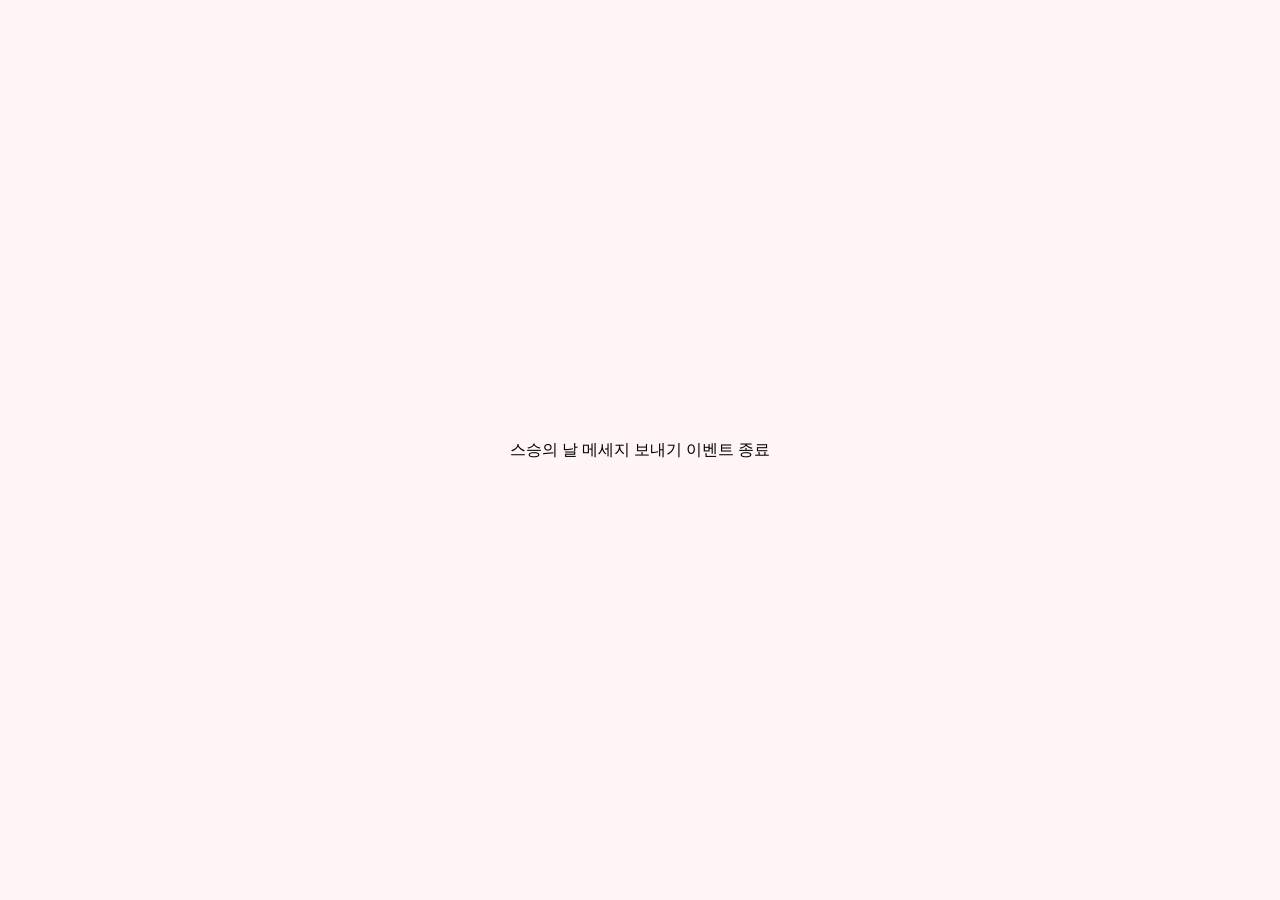
<file: board/msg.html>
<!DOCTYPE html>
<html lang="ko">
<head>
    <meta charset="UTF-8">
    <meta name="viewport" content="width=device-width, initial-scale=1.0">
    <title>스승의 날 마음 전달하기</title>
    <link href="https://fonts.googleapis.com/css2?family=Nanum+Pen+Script&display=swap" rel="stylesheet">
    <style>
        body { background-color: #fff5f5; display: flex; justify-content: center; align-items: center; min-height: 100vh; margin: 0; padding: 20px; box-sizing: border-box; }
        .carnation-container { background-color: #ffffff; width: 100%; max-width: 380px; padding: 30px; border: 2px solid #ffb7b7; border-radius: 20px; box-shadow: 0 10px 30px rgba(255,183,183,0.3); position: relative; }
        .icon { text-align: center; font-size: 3rem; margin-bottom: 10px; }
        h2 { font-family: 'Nanum Pen Script', cursive; font-size: 2.2rem; color: #d32f2f; margin: 0; text-align: center; }
        p { text-align: center; color: #888; font-family: 'Nanum Pen Script', cursive; font-size: 1.2rem; margin-bottom: 20px; }
        .input-group { margin-top: 15px; }
        label { display: block; font-family: 'Nanum Pen Script', cursive; font-size: 1.3rem; margin-bottom: 5px; color: #d32f2f; }
        input, textarea { width: 100%; border: 1px solid #ffe0e0; background: #fffafa; border-radius: 10px; line-height: 1.5em; font-family: 'Nanum Pen Script', cursive; font-size: 1.5rem; color: #444; outline: none; padding: 10px; box-sizing: border-box; }
        input:focus, textarea:focus { border-color: #ffb7b7; background: #fff; }
        button { margin-top: 25px; width: 100%; padding: 12px; background-color: #ff5252; color: white; border: none; border-radius: 50px; font-family: 'Nanum Pen Script', cursive; font-size: 1.6rem; cursor: pointer; transition: 0.3s; }
        button:hover { background-color: #d32f2f; }
        button:disabled { background-color: #ccc; cursor: default; }
    </style>
</head>
<body>
    <div>
        스승의 날 메세지 보내기 이벤트 종료
    </div>
</body>
</html>
</file>
